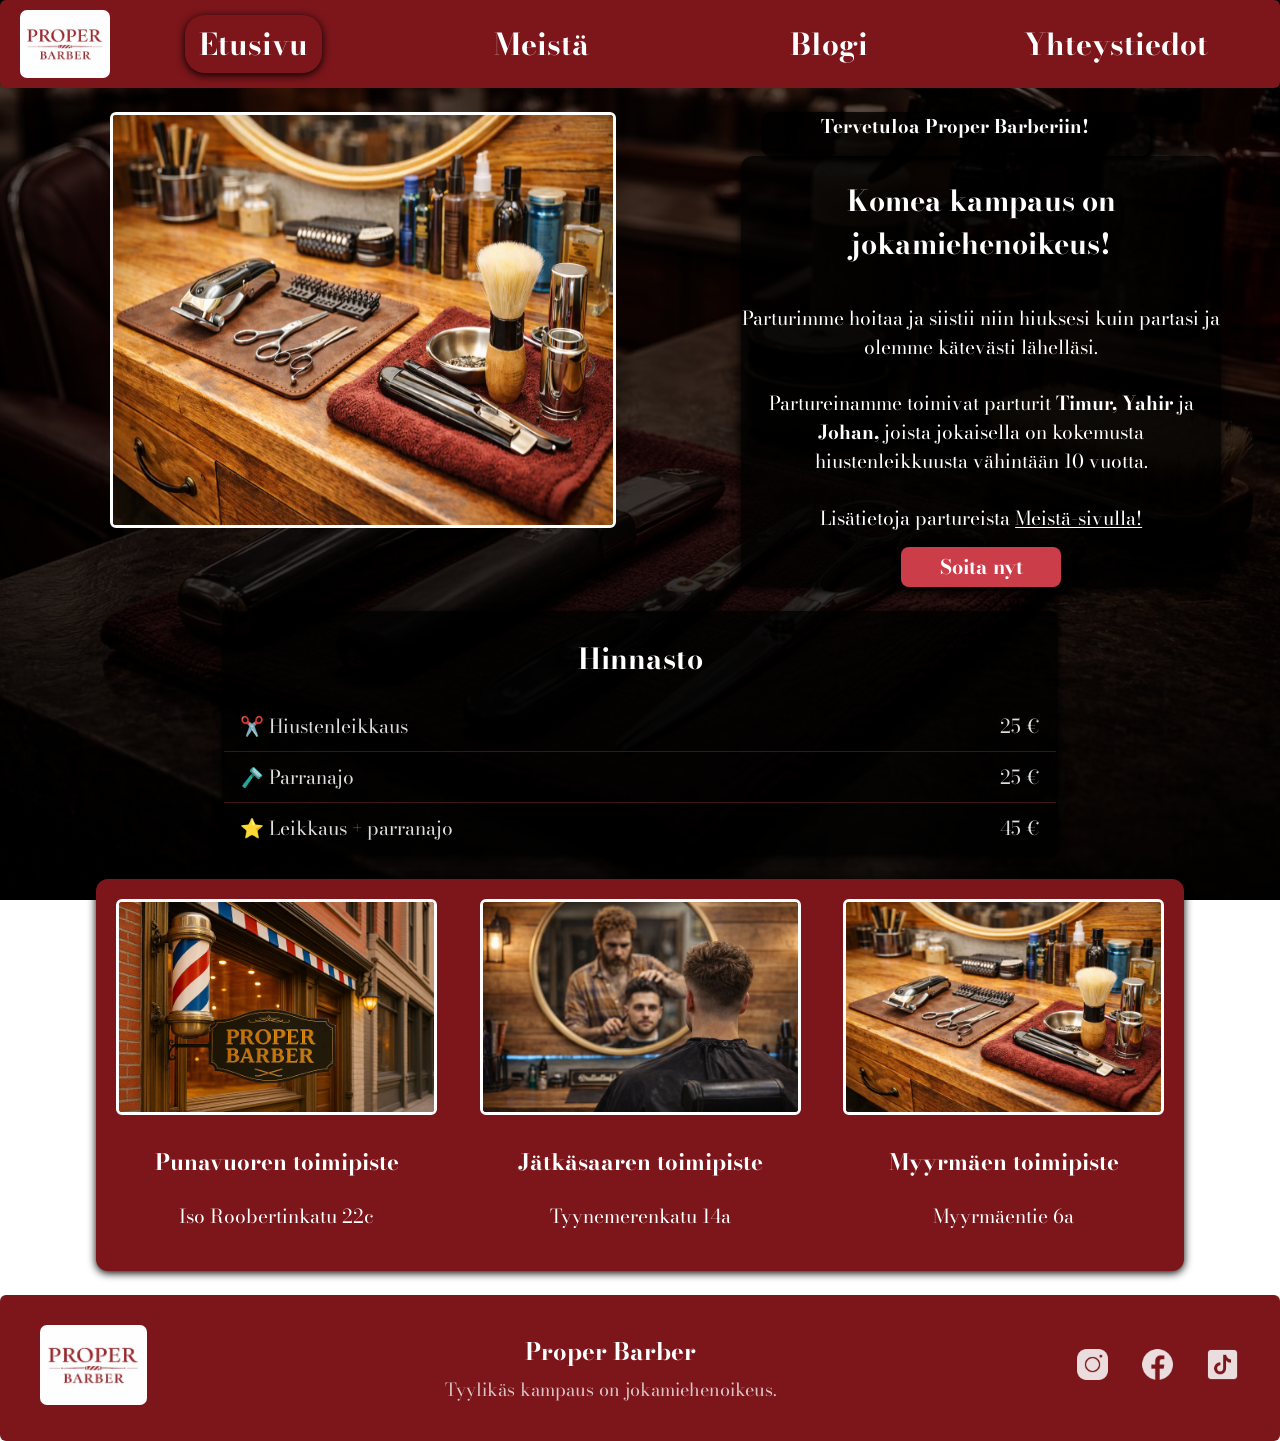
<file: index.html>
<!DOCTYPE html>
<html lang="fi">

<head>
    <meta charset="UTF-8">
    <meta name="viewport" content="width=device-width, initial-scale=1.0">
    <title>Proper Barber - Etusivu </title>

    <!-- Bodoni Moda -fontti -->
    <link rel="preconnect" href="https://fonts.googleapis.com">
    <link rel="preconnect" href="https://fonts.gstatic.com" crossorigin>
    <link
        href="https://fonts.googleapis.com/css2?family=Bodoni+Moda:ital,opsz,wght@0,6..96,400..900;1,6..96,400..900&display=swap"
        rel="stylesheet">
    <!-- linkitys css-tiedostoon-->
    <link rel="stylesheet" href="tyyli.css">
</head>

<body>

    <!-- Navigointipalkki-->

    <!-- 1. Navigoinnin rakenne -->
    <nav>
        <a href="index.html"><img class="logo" src="images/common/pb_logo.jpg" alt="Proper Barber logo"></a>
        <ul>
            <li><a href="index.html" class="valittu">Etusivu</a></li>
            <li><a href="meista.html">Meistä</a></li>
            <li><a href="blogi.html">Blogi</a></li>
            <li><a href="yhteystiedot.html">Yhteystiedot</a></li>
        </ul>
    </nav>

    <br>

    <!-- Pääsisältö-->

    <section class="paaSisalto">
        <img class="paa-kuva" src="images/index/paakuva.jpg" alt="Työpöytä">


        <article class="teksti">

            <h1 class="otsikko">Tervetuloa Proper Barberiin!</h1>

            <div class="index-esittely">
                <h2>Komea kampaus on jokamiehenoikeus!</h2>
                <p>Parturimme hoitaa ja siistii niin hiuksesi kuin partasi ja olemme kätevästi lähelläsi.</p>
                <p>Partureinamme toimivat parturit <strong>Timur, Yahir</strong> ja <strong>Johan,</strong> joista
                    jokaisella on kokemusta hiustenleikkuusta vähintään 10 vuotta.</p>
                <p>Lisätietoja partureista <a class="index-linkit" href="meista.html">Meistä-sivulla!</a></p>

                <button class="index-cta" onclick="location.href='tel:0407261244'">Soita nyt</button>
            </div>
        </article>

    </section>

    <br>

    <!-- Hinnasto -->
    <section class="hinnasto">
        <h2>Hinnasto</h2>

        <ul class="hinnasto-lista">
            <li><span>✂️ Hiustenleikkaus</span><span>25 €</span></li>
            <li><span>🪒 Parranajo</span><span>25 €</span></li>
            <li><span>⭐ Leikkaus + parranajo</span><span>45 €</span></li>
        </ul>

    </section>

    <br>

    <!-- Toimitilat ja niiden sisältö-->

    <section class="toimitilat">

        <article>

            <img class="toimitila-kuvat" src="images/index/julkisivu.jpg" alt="Kuva Punavuoren julkisivusta">
            <h3>Punavuoren toimipiste</h3>
            <p>Iso Roobertinkatu 22c</p>
        </article>


        <article>

            <img class="toimitila-kuvat" src="images/index/keskikuva.jpg" alt="Esimerkki palvelusta">
            <h3>Jätkäsaaren toimipiste</h3>
            <p>Tyynemerenkatu 14a</p>
        </article>

        <article>
            <img class="toimitila-kuvat" src="images/index/paakuva.jpg" alt="Myyrmäen toimipiste">
            <h3>Myyrmäen toimipiste</h3>
            <p>Myyrmäentie 6a</p>
        </article>


    </section>

    <br>

    <!-- Footer-->

    <footer>
        <a href="index.html"><img class="logofooter" src="images/common/pb_logo.jpg" alt="Proper Barber logo"></a>

        <section class="footer-mid">
            <p class="footer-title">Proper Barber</p>
            <p>Tyylikäs kampaus on jokamiehenoikeus.</p>
        </section>

        <section class="footer-some">
            <a href="https://instagram.com" target="_blank">
                <img class="instagram" src="images/common/instagram.png" alt="Instagram">
            </a>
            <a href="https://facebook.com" target="_blank">
                <img class="facebook" src="images/common/facebook.png" alt="Facebook">
            </a>
            <a href="https://tiktok.com" target="_blank">
                <img class="tiktok" src="images/common/tiktok.png" alt="TikTok">
            </a>
        </section>
    </footer>

</body>

</html>
</file>
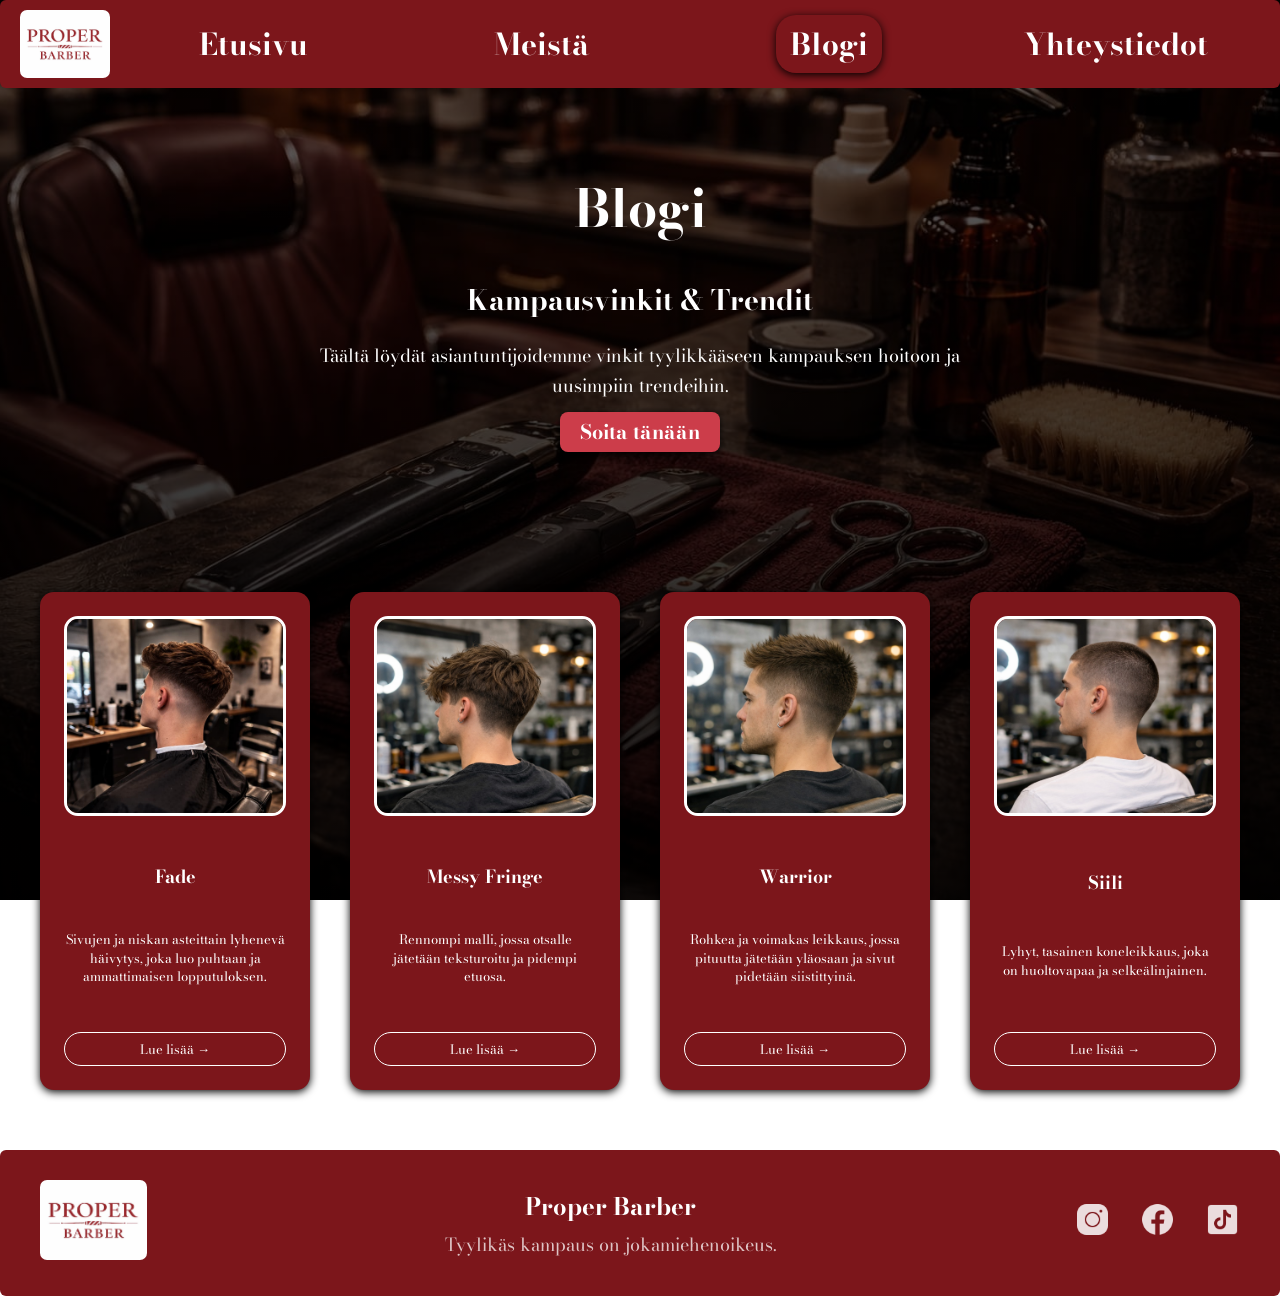
<file: blogi.html>
<!DOCTYPE html>
<html lang="fi">

<head>
    <meta charset="UTF-8">
    <meta name="viewport" content="width=device-width, initial-scale=1.0">
    <title>Proper Barber - Blogi</title>
    <link rel="stylesheet" href="tyyli.css">
    <link rel="preconnect" href="https://fonts.googleapis.com">
    <link rel="preconnect" href="https://fonts.gstatic.com" crossorigin>
    <link href="https://fonts.googleapis.com/css2?family=Bodoni+Moda:wght@400;700&display=swap" rel="stylesheet">
</head>

<body>

    <!-- yläpalkki -->
    <nav>
        <a href="index.html"><img class="logo" src="images/common/pb_logo.jpg" alt="Proper Barber logo"></a>
        <ul>
            <li><a href="index.html">Etusivu</a></li>
            <li><a href="meista.html">Meistä</a></li>
            <li><a class="valittu" href="blogi.html">Blogi</a></li>
            <li><a href="yhteystiedot.html">Yhteystiedot</a></li>
        </ul>
    </nav>

    <!-- otsikko ja teksti -->
    <section class="blogi-teksti">
        <h1>Blogi</h1>
        <h2>Kampausvinkit & Trendit</h2>
        <p>Täältä löydät asiantuntijoidemme vinkit tyylikkääseen kampauksen hoitoon ja uusimpiin trendeihin.</p>
        <button class="cta" onclick="location.href='tel:0451671886'">Soita tänään</button>
    </section>

    <!-- hiustyyli kortit -->
    <section class="hius-grid">

        <article class="hius">
            <img src="images/blogi/fade.jpg" alt="Fade hiustyyli">
            <h3>Fade</h3>
            <p>Sivujen ja niskan asteittain lyhenevä häivytys, joka luo puhtaan ja ammattimaisen lopputuloksen.</p>
            <a class="lue-lisaa" href="https://simple.wikipedia.org/wiki/Fade_(hairstyle)" target="_blank">Lue lisää
                →</a>
        </article>

        <article class="hius">
            <img src="images/blogi/fringe.jpg" alt="Messy Fringe hiustyyli">
            <h3>Messy Fringe</h3>
            <p>Rennompi malli, jossa otsalle jätetään teksturoitu ja pidempi etuosa.</p>
            <a class="lue-lisaa" href="https://www.gatsbyglobal.com/en/technique/fringehairstyle/" target="_blank">Lue
                lisää →</a>
        </article>

        <article class="hius">
            <img src="images/blogi/warrior.jpg" alt="Warrior hiustyyli">
            <h3>Warrior</h3>
            <p>Rohkea ja voimakas leikkaus, jossa pituutta jätetään yläosaan ja sivut pidetään siistittyinä.</p>
            <a class="lue-lisaa"
                href="https://forteseries.com/blogs/news/warrior-haircut-101-a-style-thats-built-to-conquer?srsltid=AfmBOoqKOlYLNRUY8XDJbIeEjE_bs6nwJTt5phs3HB844Q7x1kEDB1Z4"
                target="_blank">Lue lisää →</a>
        </article>

        <article class="hius">
            <img src="images/blogi/buzz.jpg" alt="Siili hiustyyli">
            <h3>Siili</h3>
            <p>Lyhyt, tasainen koneleikkaus, joka on huoltovapaa ja selkeälinjainen.</p>
            <a class="lue-lisaa" href="https://manofmany.com/style/hairstyles-grooming/buzz-cut-fade-haircuts-men"
                target="_blank">Lue lisää →</a>
        </article>

    </section>

    <!-- alapalkki -->
    <footer>
        <a href="index.html"><img class="logofooter" src="images/common/pb_logo.jpg" alt="Proper Barber logo"></a>

        <section class="footer-mid">
            <p class="footer-title">Proper Barber</p>
            <p>Tyylikäs kampaus on jokamiehenoikeus.</p>
        </section>

        <section class="footer-some">
            <a href="https://instagram.com" target="_blank">
                <img class="instagram" src="images/common/instagram.png" alt="Instagram">
            </a>
            <a href="https://facebook.com" target="_blank">
                <img class="facebook" src="images/common/facebook.png" alt="Facebook">
            </a>
            <a href="https://tiktok.com" target="_blank">
                <img class="tiktok" src="images/common/tiktok.png" alt="TikTok">
            </a>
        </section>
    </footer>

</body>

</html>
</file>
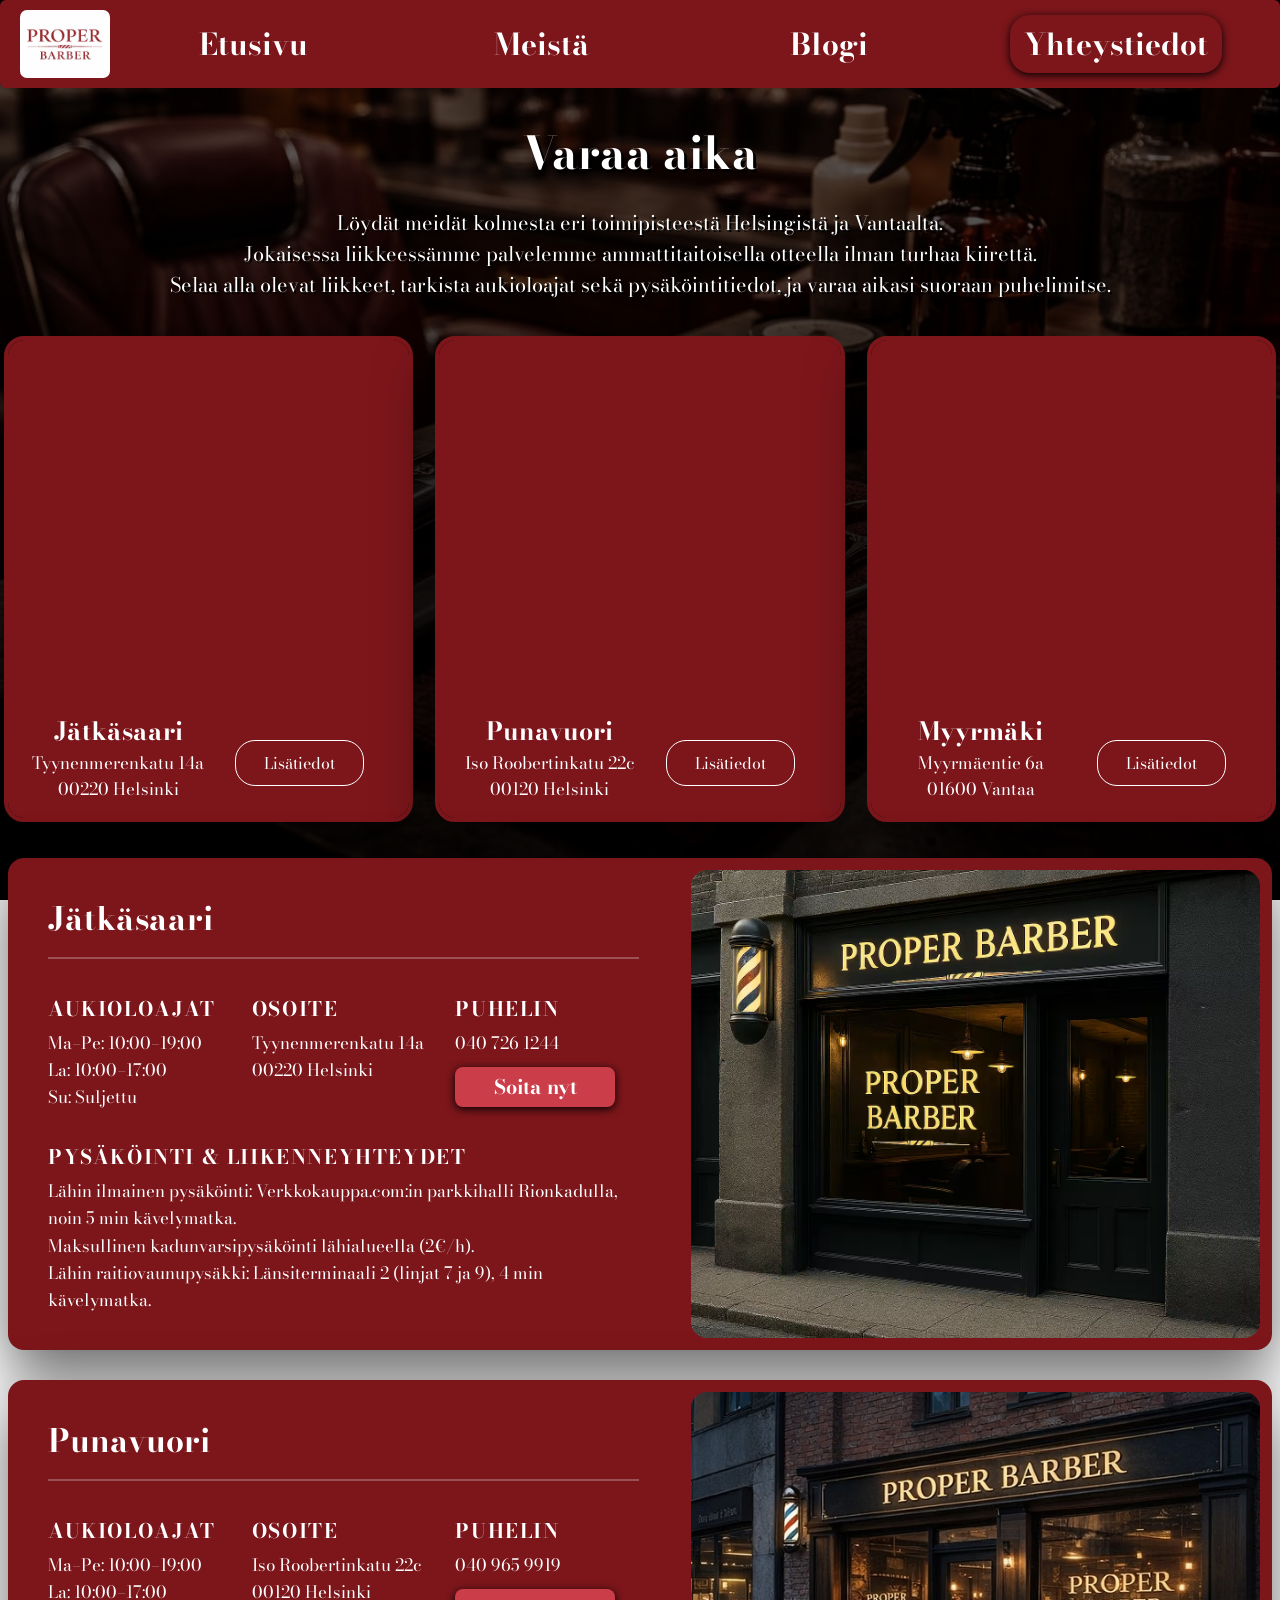
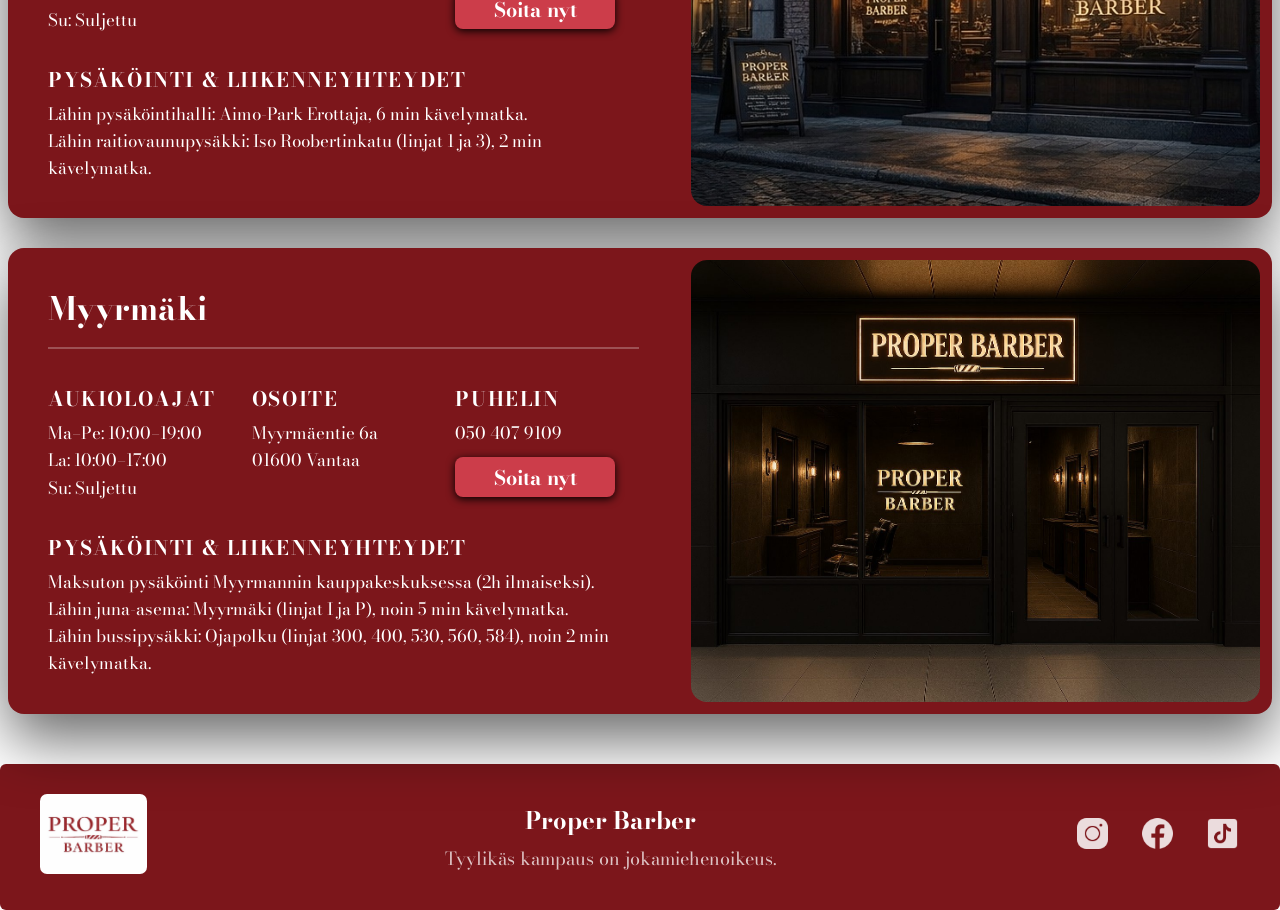
<file: yhteystiedot.html>
<!DOCTYPE html>
<html lang="fi">

<head>
    <meta charset="UTF-8">
    <meta name="viewport" content="width=device-width, initial-scale=1.0">
    <title>Proper Barber - Yhteystiedot</title>
    <link rel="stylesheet" href="tyyli.css">
    <link rel="preconnect" href="https://fonts.googleapis.com">
    <link rel="preconnect" href="https://fonts.gstatic.com" crossorigin>
    <link href="https://fonts.googleapis.com/css2?family=Bodoni+Moda:wght@400;700&display=swap" rel="stylesheet">
</head>

<body>
    <!-- 1. Navigoinnin rakenne -->
    <nav>
        <a href="index.html"><img class="logo" src="images/common/pb_logo.jpg" alt="Proper Barber logo"></a>
        <ul>
            <li><a href="index.html">Etusivu</a></li>
            <li><a href="meista.html">Meistä</a></li>
            <li><a href="blogi.html">Blogi</a></li>
            <li><a href="yhteystiedot.html" class="valittu">Yhteystiedot</a></li>
        </ul>
    </nav>

    <!-- 2. Intro -->
    <main class="yhteystiedot-main">
        <h1 class="yhteystieto-h1">Varaa aika</h1>
        <p class="intro-paragraph">
            Löydät meidät kolmesta eri toimipisteestä Helsingistä ja Vantaalta.<br>
            Jokaisessa liikkeessämme palvelemme ammattitaitoisella otteella ilman turhaa kiirettä.<br>
            Selaa alla olevat liikkeet, tarkista aukioloajat sekä pysäköintitiedot, ja varaa aikasi suoraan puhelimitse.
        </p>

        <!-- 3. Maps kortit -->
        <section class="maps-wrapper">
            <article class="map-card">
                <iframe title="Jätkäsaaren toimipisteen kartta"
                    src="https://www.google.com/maps/embed?pb=!1m18!1m12!1m3!1d1985.8283221642923!2d24.91275857739931!3d60.15046524502397!2m3!1f0!2f0!3f0!3m2!1i1024!2i768!4f13.1!3m3!1m2!1s0x46920baccfe3ca93%3A0xc5b3f45270467be!2sTyynenmerenkatu%2014%2C%2000220%20Helsinki!5e0!3m2!1sfi!2sfi!4v1772551363075!5m2!1sfi!2sfi"
                    loading="lazy"></iframe>
                <div class="card-footer">
                    <div>
                        <h2 class="yhteystieto-h2">Jätkäsaari</h2>
                        <p class="map-paragraph">Tyynenmerenkatu 14a<br>00220 Helsinki</p>
                    </div>
                    <div>
                        <a class="lisatiedot" href="#jatkasaari">Lisätiedot</a>
                    </div>
                </div>
            </article>
            <article class="map-card">
                <iframe title="Punavuoren toimipisteen kartta"
                    src="https://www.google.com/maps/embed?pb=!1m18!1m12!1m3!1d1180.3287268344773!2d24.940151006607653!3d60.16304666397591!2m3!1f0!2f0!3f0!3m2!1i1024!2i768!4f13.1!3m3!1m2!1s0x46920bc9ed25ac99%3A0x517a9b0c9495452c!2sIso%20Roobertinkatu%2020%20-%2022%2C%2000120%20Helsinki!5e0!3m2!1sfi!2sfi!4v1772551412906!5m2!1sfi!2sfi"
                    loading="lazy"></iframe>
                <div class="card-footer">
                    <div>
                        <h2 class="yhteystieto-h2">Punavuori</h2>
                        <p class="map-paragraph">Iso Roobertinkatu 22c<br>00120 Helsinki</p>
                    </div>
                    <div>
                        <a class="lisatiedot" href="#punavuori">Lisätiedot</a>
                    </div>
                </div>
            </article>
            <article class="map-card">
                <iframe title="Myyrmäen toimipisteen kartta"
                    src="https://www.google.com/maps/embed?pb=!1m18!1m12!1m3!1d1399.1975685533346!2d24.85084707755885!3d60.267358139524426!2m3!1f0!2f0!3f0!3m2!1i1024!2i768!4f13.1!3m3!1m2!1s0x468df71826106bcf%3A0x820a059a54491ed8!2sMyyrm%C3%A4entie%206A%2C%2001600%20Vantaa!5e0!3m2!1sfi!2sfi!4v1772551443289!5m2!1sfi!2sfi"
                    loading="lazy"></iframe>
                <div class="card-footer">
                    <div>
                        <h2 class="yhteystieto-h2">Myyrmäki</h2>
                        <p class="map-paragraph">Myyrmäentie 6a<br>01600 Vantaa</p>
                    </div>
                    <div>
                        <a class="lisatiedot" href="#myyrmaki">Lisätiedot</a>
                    </div>
                </div>
            </article>
        </section>

        <!-- 4. Liikkeiden infosektiot -->
        <section class="store-sections">
            <article class="store-info-card" id="jatkasaari">
                <div class="store-info-left">
                    <h3 class="yhteystieto-h3">Jätkäsaari</h3>
                    <div class="store-info-row">
                        <div class="store-info-block">
                            <h4 class="yhteystieto-h4">Aukioloajat</h4>
                            <p class="store-info-text">Ma–Pe: 10:00–19:00<br>La: 10:00–17:00<br>Su: Suljettu</p>
                        </div>
                        <div class="store-info-block">
                            <h4 class="yhteystieto-h4">Osoite</h4>
                            <p class="store-info-text">Tyynenmerenkatu 14a<br>00220 Helsinki</p>
                        </div>
                        <div class="store-info-block">
                            <h4 class="yhteystieto-h4">Puhelin</h4>
                            <div>
                                <p class="store-info-text">040 726 1244</p>
                                <button class="cta" onclick="location.href='tel:0407261244'">Soita nyt</button>
                            </div>
                        </div>
                    </div>
                    <div class="store-info-block">
                        <h4 class="yhteystieto-h4">Pysäköinti & liikenneyhteydet</h4>
                        <p class="store-info-text">
                            Lähin ilmainen pysäköinti: Verkkokauppa.com:in parkkihalli Rionkadulla, noin 5 min
                            kävelymatka.<br>
                            Maksullinen kadunvarsipysäköinti lähialueella (2€/h).<br>
                            Lähin raitiovaunupysäkki: Länsiterminaali 2 (linjat 7 ja 9), 4 min kävelymatka.</p>
                    </div>
                </div>
                <div class="store-info-right">
                    <img src="images/yhteystiedot/Jätkäsaari.avif" alt="Jätkäsaaren liike" class="store-photo"
                        loading="lazy">
                </div>
            </article>
            <article class="store-info-card" id="punavuori">
                <div class="store-info-left">
                    <h3 class="yhteystieto-h3">Punavuori</h3>
                    <div class="store-info-row">
                        <div class="store-info-block">
                            <h4 class="yhteystieto-h4">Aukioloajat</h4>
                            <p class="store-info-text">Ma–Pe: 10:00–19:00<br>La: 10:00–17:00<br>Su: Suljettu</p>
                        </div>
                        <div class="store-info-block">
                            <h4 class="yhteystieto-h4">Osoite</h4>
                            <p class="store-info-text">Iso Roobertinkatu 22c<br>00120 Helsinki</p>
                        </div>
                        <div class="store-info-block">
                            <h4 class="yhteystieto-h4">Puhelin</h4>
                            <div>
                                <p class="store-info-text">040 965 9919</p>
                                <button class="cta" onclick="location.href='tel:0409659919'">Soita nyt</button>
                            </div>
                        </div>
                    </div>
                    <div class="store-info-block">
                        <h4 class="yhteystieto-h4">Pysäköinti & liikenneyhteydet</h4>
                        <p class="store-info-text">Lähin pysäköintihalli: Aimo-Park Erottaja, 6 min kävelymatka.<br>
                            Lähin raitiovaunupysäkki: Iso Roobertinkatu (linjat 1 ja 3), 2 min kävelymatka.</p>
                    </div>
                </div>
                <div class="store-info-right">
                    <img src="images/yhteystiedot/Punavuori.jpg" alt="Punavuoren liike" class="store-photo"
                        loading="lazy">
                </div>
            </article>
            <article class="store-info-card" id="myyrmaki">
                <div class="store-info-left">
                    <h3 class="yhteystieto-h3">Myyrmäki</h3>
                    <div class="store-info-row">
                        <div class="store-info-block">
                            <h4 class="yhteystieto-h4">Aukioloajat</h4>
                            <p class="store-info-text">Ma–Pe: 10:00–19:00<br>La: 10:00–17:00<br>Su: Suljettu</p>
                        </div>
                        <div class="store-info-block">
                            <h4 class="yhteystieto-h4">Osoite</h4>
                            <p class="store-info-text">Myyrmäentie 6a<br>01600 Vantaa</p>
                        </div>

                        <div class="store-info-block">
                            <h4 class="yhteystieto-h4">Puhelin</h4>
                            <div>
                                <p class="store-info-text">050 407 9109</p>
                                <button class="cta" onclick="location.href='tel:0504079109'">Soita nyt</button>
                            </div>
                        </div>
                    </div>
                    <div class="store-info-block">
                        <h4 class="yhteystieto-h4">Pysäköinti & liikenneyhteydet</h4>
                        <p class="store-info-text">Maksuton pysäköinti Myyrmannin kauppakeskuksessa (2h ilmaiseksi).<br>
                            Lähin juna-asema: Myyrmäki (linjat I ja P), noin 5 min kävelymatka.<br>
                            Lähin bussipysäkki: Ojapolku (linjat 300, 400, 530, 560, 584), noin 2 min kävelymatka.</p>
                    </div>
                </div>
                <div class="store-info-right">
                    <img src="images/yhteystiedot/Myyrmäki.jpg" alt="Myyrmäen liike" class="store-photo" loading="lazy">
                </div>
            </article>
        </section>
    </main>

    <!-- 5. Footerin rakenne -->
    <footer>
        <a href="index.html"><img class="logofooter" src="images/common/pb_logo.jpg" alt="Proper Barber logo"></a>

        <section class="footer-mid">
            <p class="footer-title">Proper Barber</p>
            <p>Tyylikäs kampaus on jokamiehenoikeus.</p>
        </section>

        <section class="footer-some">
            <a href="https://instagram.com" target="_blank">
                <img class="instagram" src="images/common/instagram.png" alt="Instagram">
            </a>
            <a href="https://facebook.com" target="_blank">
                <img class="facebook" src="images/common/facebook.png" alt="Facebook">
            </a>
            <a href="https://tiktok.com" target="_blank">
                <img class="tiktok" src="images/common/tiktok.png" alt="TikTok">
            </a>
        </section>
    </footer>
</body>

</html>
</file>
<file: tyyli.css>
/* Yhteiset CSS */
/* 1. Sivusto asetukset */
:root {
  --brand-color: rgb(124, 22, 27);
}

body {
  margin: 0;
  background-image:
    linear-gradient(rgba(0, 0, 0, 0.6), rgba(0, 0, 0, 0.9)),
    url('images/common/parturi.jpg');
  background-size: cover;
  background-position: center;
  background-attachment: fixed;
  font-family: "Bodoni Moda", serif;
}

html {
  scroll-behavior: smooth;
}

/* 2. Navigoinnin ja sen sisällön ominaisuudet */
nav {
  background-color: var(--brand-color);
  display: flex;
  align-items: center;
  border-radius: 6px;
  padding: 10px 20px;
}

nav ul {
  list-style: none;
  display: flex;
  flex: 1;
  justify-content: space-evenly;
  align-items: center;
  margin: 0;
  padding: 0;
  font-size: clamp(20px, 2.5vw, 30px);
  color: white;
}

nav li {
  flex: 1;
  text-align: center;
}

nav a {
  text-decoration: none;
  color: white;
  font-weight: bold;
}

nav a:hover {
  opacity: 0.75;
}

nav a.valittu {
  box-shadow: 0 2px 8px rgba(0, 0, 0, 1);
  padding: 6px 14px;
  border-radius: 20px;
}

.logo {
  display: block;
  width: 90px;
  border-radius: 7px;
}

/* 3. Footerin ja sen sisällön ominaisuudet */

footer {
  background-color: var(--brand-color);
  display: flex;
  align-items: center;
  justify-content: space-between;
  border-radius: 6px;
  padding: 30px 40px;
  min-height: 80px;
}

.footer-mid {
  text-align: center;
}

.footer-some {
  display: flex;
  align-items: center;
  gap: 30px;
}

.instagram,
.tiktok,
.facebook {
  height: 35px;
  width: auto;
  opacity: 0.85;
}

footer a {
  text-decoration: none;
  color: white;
  font-weight: bold;
}

footer a:hover {
  opacity: 0.75;
}

.footer-title {
  color: white;
  margin: 0 0 6px 0;
  font-size: 24px;
  font-weight: bold;
}

footer p {
  color: rgba(255, 255, 255, 0.75);
  margin: 0;
  font-size: 18px;
}

.logofooter {
  height: 80px;
  width: auto;
  border-radius: 7px;
}

/* 4. Tabletti */
@media (max-width: 1024px) {

  nav a.valittu {
    padding: 4px 6px;
  }

  .logo {
    width: 50px;
  }
}

/* 5. Mobiili */
@media (max-width: 768px) {

  nav {
    padding: 10px 8px 10px 3px;
  }

  nav ul {
    font-size: clamp(10px, 3.8vw, 20px);
    gap: 4px;
  }

  nav a.valittu {
    padding: 4px clamp(4px, 1.5vw, 8px);
  }

  .logo {
    width: clamp(40px, 8vw, 60px);
  }

  body {
    background-attachment: scroll;
  }

  footer {
    flex-direction: column;
    text-align: center;
    gap: 20px;
    padding: 24px 16px;
  }
}

/* Tästä alkaa Indexin omat CSS */

/* 1. Pääkuvan, kuvatekstin, otsikon ja leipätekstin asetukset */

.paaSisalto {
  display: flex;
  align-items: flex-start;
  gap: 15px;
  color: white;
}

.paa-kuva {
  width: 500px;
  height: 410px;
  border-style: solid;
  border-width: 3px;
  border-radius: 6px;
  margin-left: 110px;
}

.otsikko {
  justify-content: center;
  background-color: rgba(0, 0, 0, 0.8);
  text-align: center;
  border-radius: 10px;
  width: 60%;
  margin: 0 auto;
  padding-bottom: 2.5%;
  box-shadow: 5px 5px 5px rgba(1, 1, 1, 1);
}

.index-esittely {
  color: white;
  font-size: clamp(0.9rem, 1.5vw, 1.2rem);
  justify-content: center;
  display: flex;
  flex-direction: column;
  text-align: center;
  background-color: rgba(0, 0, 0, 0.8);
  border-radius: 12px;
  box-shadow: 0 2px 8px rgba(0, 0, 0, 1);
  width: 74%;
  line-height: 1.5;
  margin-left: 110px;
}

.index-esittely p {
  margin: 14px 0;
}

.index-esittely a {
  text-decoration: underline;
  text-decoration-thickness: 0.02px;
  text-underline-offset: 2px;
}

.index-linkit {
  text-decoration: none;
  color: white;
}

.index-cta {
  background-color: rgb(204, 61, 74);
  color: white;
  width: 160px;
  height: 40px;
  font-size: 20px;
  font-weight: bold;
  border-radius: 8px;
  border: none;
  font-family: inherit;
  box-shadow: 0 2px 8px rgba(0, 0, 0, 1);
  display: block;
  margin-left: auto;
  margin-right: auto;
}

.index-cta:hover {
  transform: scale(1.1);
  cursor: pointer;
}

.index-cta:active {
  opacity: 0.8;
}

/* 2. Hinnaston tyyliasetukset */
.hinnasto {
  background-color: rgba(0, 0, 0, 0.8);
  border-radius: 6px;
  max-width: 65%;
  margin: 0 auto;
  padding: 2px;
  text-align: center;
  box-shadow: 0 2px 8px rgba(0, 0, 0, 1);
  font-size: clamp(0.9rem, 1.5vw, 1.2rem);
}

.hinnasto h2 {
  color: white;
  margin-bottom: 20px;
}

.hinnasto-lista {
  list-style: none;
  padding: 0;
  margin: 0;
  color: #ddd;
}

.hinnasto-lista li {
  display: flex;
  justify-content: space-between;
  padding: 10px 16px;
  border-bottom: 1px solid #3d1515;
}

.hinnasto-lista li:last-child {
  border-bottom: none;
}

/* 3. Toimitilojen kuville, otsikoille ja leipätekstille omat ominaisuudet. */

.toimitilat {
  color: white;
  font-size: clamp(0.9rem, 1.5vw, 1.2rem);
  display: flex;
  align-items: center;
  text-align: center;
  justify-content: space-between;
  background-color: rgb(124, 22, 27);
  border-radius: 12px;
  padding: 20px;
  box-shadow: 0 2px 8px rgba(0, 0, 0, 1);
  max-width: 85%;
  margin: 0 auto;
  box-sizing: border-box;
}

.toimitila-kuvat {
  height: 210px;
  border-color: white;
  border-style: solid;
  border-width: 3px;
  border-radius: 6px;
}

/* 4. Asetukset puhelimelle (alle 1175px leveys) */

@media (max-width: 1175px) {

  /* Pääsisältö pystysuuntaan (kuva katoaa) */
  .paaSisalto {
    flex-direction: column;
    align-items: center;
  }

  .paa-kuva {
    display: none;
  }

  .teksti {
    width: 95%;
    justify-content: center;
  }

  /* Otsikko ja esittely leveämmäksi */
  .otsikko {
    width: 95%;
  }

  .index-esittely {
    width: 95%;
    margin-left: 2.5vw;
  }

  /* Call-to-action keskitetään */
  .index-cta {
    margin: 20px auto 0 auto;
  }

  /* Hinnaston puhelinasetukset */

  .hinnasto {
    max-width: 90%;
    justify-content: center;
    margin-left: 25px;
  }

  /* Toimitilat pystysuuntaan */
  .toimitilat {
    flex-direction: column;
    max-width: 80%;
  }

  .toimitila-kuvat {
    width: 50%;
    height: auto;
  }
}

/* Tästä alkaa Yhteystieto-sivun omat CSS */

/* 1. Main */

.yhteystiedot-main {
  margin: 8px;
}

/* 2. Alku teksti */

.yhteystieto-h1 {
  text-align: center;
  color: white;
  text-shadow: 3px 3px #000000;
  font-size: 45px;
  margin-bottom: 10px;
}

.intro-paragraph {
  text-align: center;
  color: white;
  text-shadow: 2px 2px #000000;
  font-size: 20px;
}

/* 3. maps upotus */

.maps-wrapper {
  display: flex;
  gap: 30px;
  margin-top: 40px;
  margin-bottom: 40px;
  flex-wrap: wrap;
}

.map-card {
  flex: 1 1 calc(33.333% - 20px);
  border-radius: 16px;
  overflow: hidden;
  box-shadow: 0 25px 60px rgba(0, 0, 0, 0.6);
  transition: transform 0.3s ease;
  background-color: var(--brand-color);
  outline: 4px solid var(--brand-color);
}

.map-card iframe {
  border-radius: 16px;
  width: 100%;
  height: 350px;
  border: 0;
}

.map-card:hover {
  transform: translateY(-6px);
}

.card-footer {
  display: flex;
  justify-content: center;
  align-items: center;
  padding: 16px 20px;
}

.yhteystieto-h2 {
  text-align: center;
  color: white;
  font-size: 25px;
  margin: 0;
}

.map-paragraph {
  text-align: center;
  color: white;
  font-size: 17px;
  margin: 0;
}

.card-footer>div {
  flex: 1;
}

.card-footer>div:last-child {
  text-align: center;
}

/* Lisätieto nappi */
.lisatiedot {
  display: inline-block;
  margin-top: 12px;
  color: white;
  border: 1px solid white;
  padding: 10px 28px;
  border-radius: 20px;
  font-size: 16px;
  text-decoration: none;
  transition: background-color 0.3s ease, transform 0.3s ease;
  cursor: pointer;
}

.lisatiedot:hover {
  background-color: white;
  color: var(--brand-color);
  transform: scale(1.05);
}

/* 4. Liikkeiden infosektiot */
.store-sections {
  display: flex;
  flex-direction: column;
  gap: 30px;
  margin-bottom: 50px;
}

.store-info-card {
  display: flex;
  border-radius: 16px;
  overflow: hidden;
  box-shadow: 0 25px 60px rgba(0, 0, 0, 0.6);
  background-color: var(--brand-color);
}

.store-info-left {
  flex: 1;
  padding: 36px 40px;
  display: flex;
  flex-wrap: wrap;
  gap: 30px;
  align-content: start;
}

.store-info-right {
  flex: 0 0 45%;
  max-width: 45%;
  padding: 12px;
}

.store-info-block {
  display: flex;
  flex-direction: column;
  gap: 2px;
}

.store-info-row {
  display: flex;
  gap: 20px;
  width: 100%;
}

.store-info-row .store-info-block {
  flex: 1;
}

.store-info-text {
  color: white;
  font-size: 17px;
  margin: 0;
  line-height: 1.6;
}

.yhteystieto-h3 {
  color: white;
  font-size: 32px;
  margin: 0 0 4px 0;
  border-bottom: 2px solid rgba(255, 255, 255, 0.25);
  padding-bottom: 14px;
  width: 100%;
}

.yhteystieto-h4 {
  color: white;
  font-size: 20px;
  font-weight: bold;
  text-transform: uppercase;
  letter-spacing: 0.08em;
  margin: 0 0 4px 0;
}

.store-photo {
  width: 100%;
  height: 100%;
  border-radius: 16px;
  object-fit: cover;
  display: block;
}

/* 5. CTA ominaisuudet */

.cta {
  background-color: rgb(204, 61, 74);
  color: white;
  width: 160px;
  height: 40px;
  font-size: 20px;
  font-weight: bold;
  font-family: inherit;
  border: none;
  border-radius: 8px;
  box-shadow: 0 2px 8px rgba(0, 0, 0, 1);
  margin-top: 10px;
}

.cta:hover {
  transform: scale(1.03);
  cursor: pointer;
}

.cta:active {
  background: black;
  opacity: 0.8;
}

/* 6. Tabletti */
@media (max-width: 1024px) {

  .map-card {
    flex: 1 1 calc(50% - 15px);
  }

  .store-info-card {
    flex-direction: column;
  }

  .store-info-left {
    display: flex;
    flex-direction: column;
    padding: 24px 20px;
    text-align: center;
  }

  .store-info-right {
    flex: none;
    max-width: 100%;
    height: 300px;
    order: -1;
  }

  .store-info-block {
    flex: 1;
  }
}

/* 7. Mobiili */
@media (max-width: 768px) {
  .map-card {
    flex: 1 1 100%;
  }

  .card-footer {
    flex-direction: column;
    text-align: center;
    gap: 12px;
  }

  .store-info-card {
    flex-direction: column;
  }

  .store-info-right {
    flex: none;
    max-width: 100%;
    height: 220px;
  }

  .store-info-left {
    display: flex;
    flex-direction: column;
    padding: 24px 20px;
  }

  .store-info-block {
    width: 100%;
    min-width: 0;
  }

  .store-info-row {
    flex-direction: column;
  }
}

/* Tästä alkaa Meistä-sivun omat CSS */

/* 1. CTA:n ominaisuudet*/

.cta-meista {
  background-color: rgb(204, 61, 74);
  color: white;
  width: 180px;
  height: 70px;
  font-size: 20px;
  font-weight: bold;
  font-family: inherit;
  align-self: center;
  margin-top: auto;
  border-style: none;
  border-radius: 8px;
  box-shadow: 0 2px 8px rgba(0, 0, 0, 1);
}

.cta-meista:active {
  background: black;
  opacity: 0.8;
}

.cta-meista:hover {
  transform: scale(1.03);
  cursor: pointer;
}

/* 2. historia sectionin asetukset*/

.historia {
  margin-top: 0;
  font-family: 'Bodoni Moda', serif;
  font-size: 20px;
  color: rgb(255, 255, 255);
  display: flex;
  flex-direction: column;
  align-items: center;
  text-align: center;
  background-image:
    linear-gradient(rgba(0, 0, 0, 0.9), rgba(0, 0, 0, 0.9)),
    url('parturin-työkalut.png');
  border-radius: 0;
  padding: 20px;
  box-shadow: 0 2px 8px rgba(0, 0, 0, 1);
  background-size: cover;
  background-position: center;
  background-repeat: no-repeat;

}

.paul-mitchell {
  font-family: cursive;
  font-size: 20px;
}

/* 3. parturikorttien kuvien asetukset */

.parturin-esittely {
  width: 100%;
  max-width: 200px;
  height: 250px;
  object-fit: cover;
  object-position: top;
  border-radius: 15px;
  margin-bottom: 5px;
  border-style: solid;
  border-width: 3px;
  border-color: white;
}

/* 4. parturikorttien (article) asetukset */
.esittely {
  display: flex;
  flex-direction: column;
  align-items: center;
  text-align: center;
  justify-content: space-between;
  background-color: rgb(124, 22, 27);
  border-radius: 12px;
  padding: 20px;
  box-shadow: 0 2px 8px rgba(0, 0, 0, 1);
  transition: transform 0.3s ease;
  color: white;
  font-size: 20px;
}

.esittely p {
  text-align: center;
}

.esittely:hover {
  transform: scale(1.05);
}

.esittely-otsikko {
  font-size: 35px;
  color: white;
}

.esittely-teksti {
  font-size: 20px;
}

/* 5. Parturikorttien div asetukset*/

.barbers {
  display: grid;
  grid-template-columns: repeat(4, 1fr);
  gap: 20px;
  padding: 20px;
  max-width: 1400px;
  width: 100%;
  margin: 0 auto;
  box-sizing: border-box;
}

/* 6. parturikorttien media query*/

@media (max-width: 900px) {
  .barbers {
    grid-template-columns: repeat(2, 1fr);
  }
}

@media (max-width: 500px) {
  .barbers {
    grid-template-columns: 1fr;
  }

  .parturin-esittely {
    width: 100%;
    height: 250px;
  }
}

/* Tästä alkaa Blogisivun CSS */

/* 1. Otsikko ja teksti */
.blogi-teksti {
  color: white;
  text-align: center;
  padding: 80px 40px;
}

.blogi-teksti h1 {
  font-size: 52px;
  margin: 0 0 30px 0;
}

.blogi-teksti h2 {
  font-size: 28px;
  margin: 0 0 20px 0;
}

.blogi-teksti p {
  font-size: 18px;
  max-width: 700px;
  margin: 0 auto;
  line-height: 1.7;
}

/* 2. Hiustyyli kortit */
.hius-grid {
  display: grid;
  grid-template-columns: repeat(4, 1fr);
  gap: 40px;
  max-width: 1300px;
  margin: 60px auto;
  padding: 0 40px;
}

.hius {
  background-color: var(--brand-color);
  color: white;
  padding: 24px;
  border-radius: 14px;
  text-align: center;
  min-height: 450px;
  display: flex;
  flex-direction: column;
  justify-content: space-between;
  transition: transform 0.3s ease;
  cursor: pointer;
  box-shadow: 0 2px 8px rgba(0, 0, 0, 1);
}

.hius:hover {
  transform: scale(1.05);
}

.hius img {
    width: 100%;
    height: 200px;
    object-fit: cover;
    object-position: center top;
    border-radius: 14px;
    background-color: var(--brand-color);
    border: 3px solid white;
    box-sizing: border-box;
}

.hius h3 {
  margin: 12px 0 6px 0;
  font-size: 18px;
}

.hius p {
  margin: 0;
  font-size: 13px;
  line-height: 1.4;
}

/* 3. Lue lisää nappi */
.lue-lisaa {
  display: inline-block;
  margin-top: 12px;
  color: white;
  border: 1px solid white;
  padding: 6px 16px;
  border-radius: 20px;
  font-size: 13px;
  text-decoration: none;
  transition: background-color 0.3s ease, transform 0.3s ease;
  cursor: pointer;
}

.lue-lisaa:hover {
  background-color: white;
  color: var(--brand-color);
  transform: scale(1.05);
}


/* 4. Tabletti */
@media (max-width: 1024px) {
  .hius-grid {
    grid-template-columns: repeat(2, 1fr);
  }
}

/* 5. Mobiili */
@media (max-width: 768px) {
  .hius-grid {
    grid-template-columns: 1fr;
  }
}
</file>
